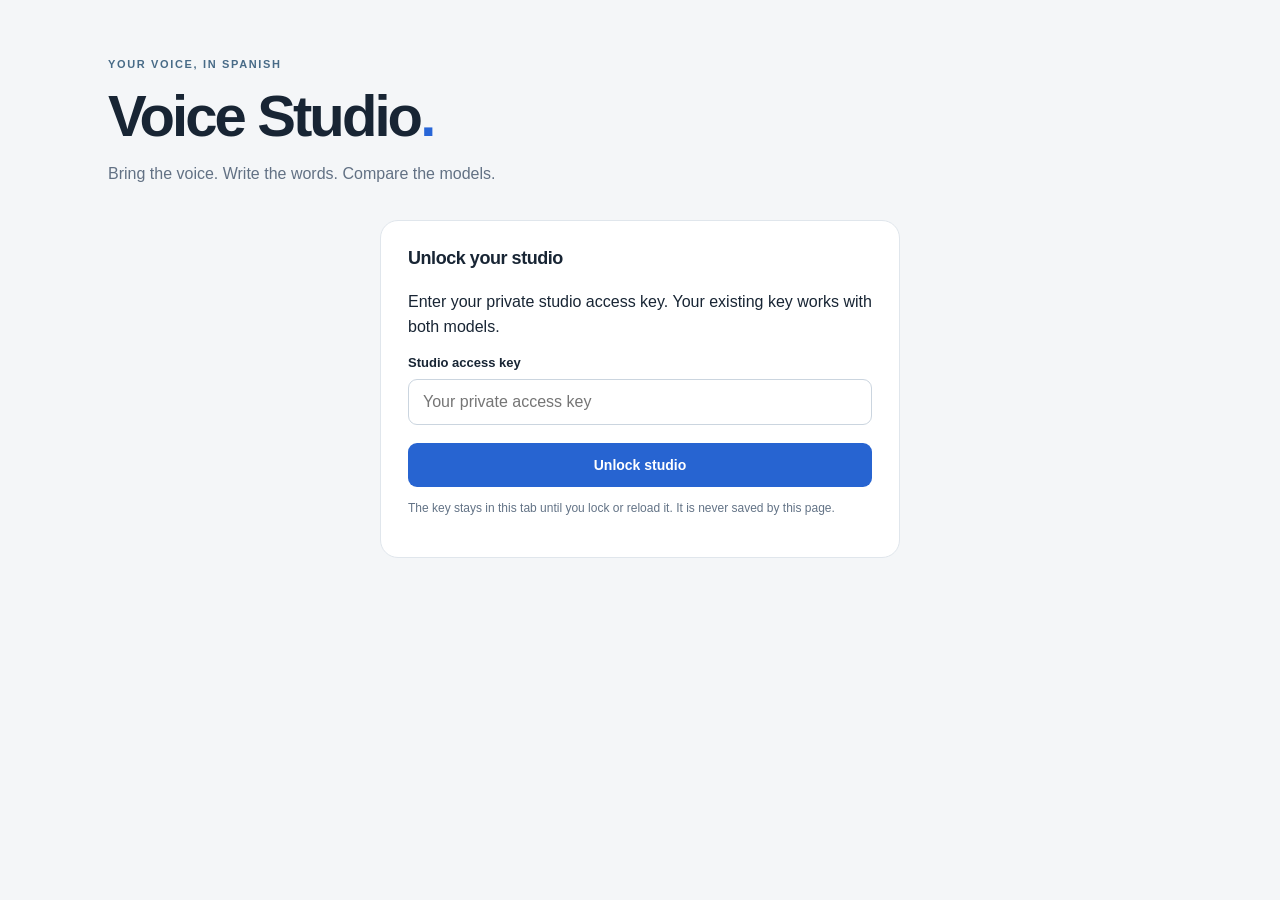
<file: index.html>
<!doctype html><html lang="en"><head><meta charset="utf-8"><meta http-equiv="refresh" content="0;url=site/"><title>Voice Studio</title></head><body><a href="site/">Open Voice Studio</a></body></html>
</file>
<file: site/style.css>
:root{font-family:Inter,ui-sans-serif,-apple-system,BlinkMacSystemFont,"Segoe UI",sans-serif;color:#182534;background:#f4f6f8;font-synthesis:none;color-scheme:light}*{box-sizing:border-box}body{margin:0}main{max-width:1120px;margin:0 auto;padding:54px 28px 40px}header{display:flex;align-items:center;justify-content:space-between;gap:24px;margin-bottom:34px}.eyebrow{font-size:11px;font-weight:750;letter-spacing:.15em;color:#486b87}h1{font-size:clamp(38px,6vw,58px);line-height:1.1;letter-spacing:-.05em;margin:12px 0}h1 span{color:#2866d7}header p{color:#627184;margin:14px 0 0;line-height:1.5}h2{font-size:18px;letter-spacing:-.025em;margin:0 0 21px}.card{background:#fff;border:1px solid #e0e6ec;border-radius:18px;padding:27px}.grid{display:grid;grid-template-columns:1fr 1fr;gap:22px}.login{max-width:520px;margin:0 auto}.login p{line-height:1.55}.login button{margin-top:18px;width:100%}label{display:block;font-size:13px;font-weight:650;margin:15px 0 9px}input,textarea,select{font:inherit;width:100%;padding:13px 14px;border:1px solid #cbd5df;border-radius:9px;background:#fff;color:inherit}input:focus,textarea:focus,select:focus{outline:3px solid #d9e7ff;border-color:#3276e8}textarea{resize:vertical;line-height:1.5}button,.download{display:inline-flex;justify-content:center;align-items:center;min-height:44px;padding:11px 20px;font:inherit;font-weight:650;font-size:14px;border:0;border-radius:9px;cursor:pointer;background:#2764d1;color:white;text-decoration:none}button:hover,.download:hover{background:#1d50ad}button:disabled{opacity:.5;cursor:wait}.quiet{background:#edf1f6;color:#3b4f66}.quiet:hover{background:#dfe7ef}.muted{font-size:12px;color:#637386;line-height:1.6}.upload{border:1px dashed #aebfd2;padding:20px 16px;border-radius:10px;background:#f8fafc}.upload input{font-size:12px;padding:14px 0 0;border:0;background:transparent}.upload input::file-selector-button{font:inherit;border:0;border-radius:5px;padding:7px 10px;background:#e4ecf6;color:#35506d;margin-right:10px;cursor:pointer}details{border-top:1px solid #e8edf2;margin-top:20px;padding-top:15px}summary{font-size:13px;font-weight:600;cursor:pointer}.notice{display:flex;align-items:center;gap:10px;font-size:13px;line-height:1.5;color:#456351;background:#eaf4ed;padding:14px 19px;border-radius:10px;margin-bottom:22px}.dot{width:7px;height:7px;background:#4f9b6c;border-radius:50%;flex-shrink:0}.actions{display:flex;flex-wrap:wrap;gap:10px;margin-top:22px}.result{margin-top:22px}audio{display:block;width:100%;margin:15px 0}.download{margin-top:6px}footer{text-align:center;font-size:11px;color:#748194;line-height:1.8;padding:24px 10px}#status{max-width:100%;margin-top:20px;padding:14px 18px;background:#eaf0fb;border-radius:10px;font-size:14px;line-height:1.5;white-space:pre-wrap;overflow-wrap:anywhere}#status:empty{display:none}#status.error{background:#fff0ef;color:#953b35}[hidden]{display:none!important}@media(max-width:700px){main{padding:30px 16px}.grid{grid-template-columns:1fr}.card{padding:22px}header{align-items:flex-start}header .quiet{padding:9px 12px;white-space:nowrap}h1{font-size:40px}.notice{font-size:12px}}
.model-card{display:grid;grid-template-columns:minmax(220px,1fr) 1.2fr;gap:24px;align-items:center;margin-bottom:22px}.model-card label{margin-top:0}.model-card p{margin:0;font-size:13px}.range-fields{display:grid;grid-template-columns:1fr 1fr;gap:14px}.check-label{display:flex;gap:10px;align-items:flex-start;line-height:1.5;font-size:12px}.check-label input{width:17px;height:17px;flex-shrink:0;margin:1px 0}.model-result{min-width:0;background:#f8fafc;border:1px solid #e0e6ec;border-radius:12px;padding:20px}.model-result h3{margin:0;font-size:16px;letter-spacing:-.02em}.result-text{font-size:13px;line-height:1.6;white-space:pre-wrap;overflow-wrap:anywhere}.result-text:empty{display:none}.result .results-grid{margin-top:22px}input:disabled,textarea:disabled,select:disabled{opacity:.65}@media(max-width:700px){.model-card{grid-template-columns:1fr;gap:12px}.model-result{padding:16px}}
.result-warning{font-size:13px;line-height:1.55;border:1px solid #e5ca88;background:#fff8e8;color:#73511a;border-radius:8px;padding:12px}
</file>
